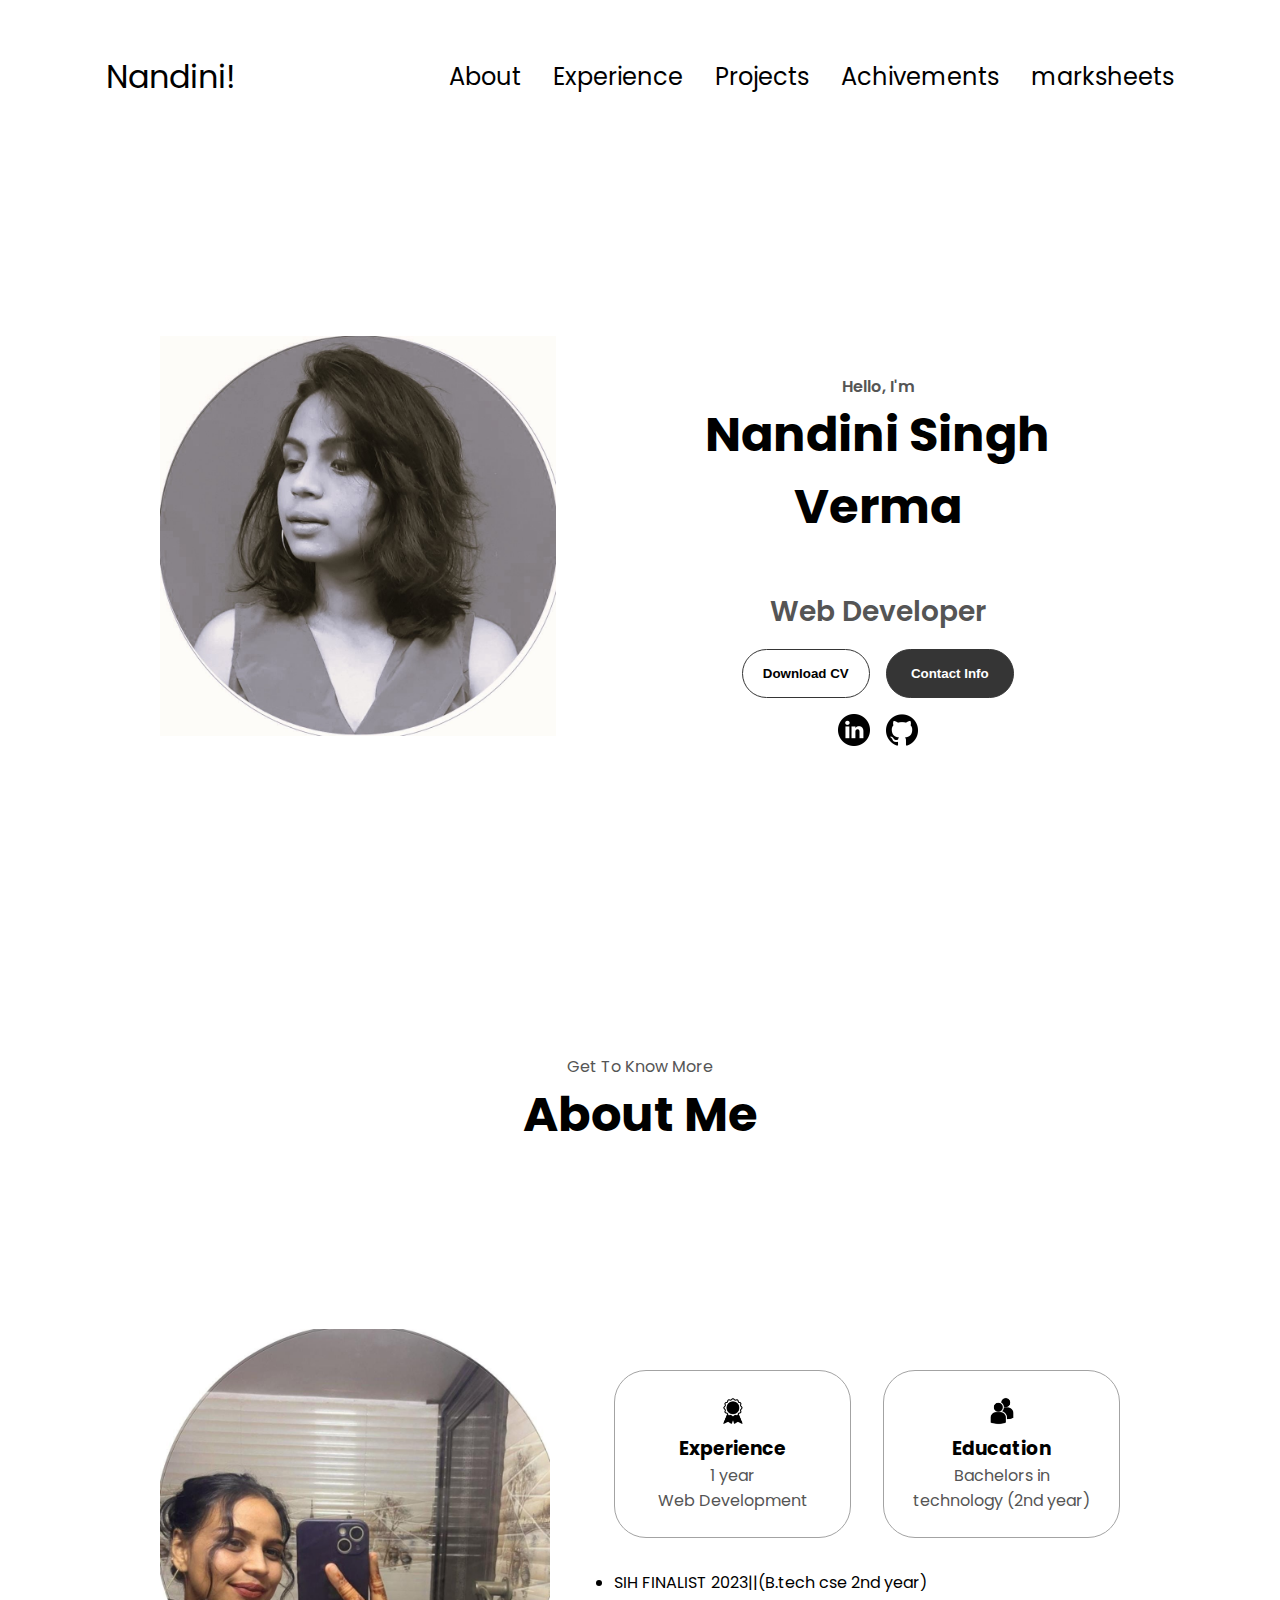
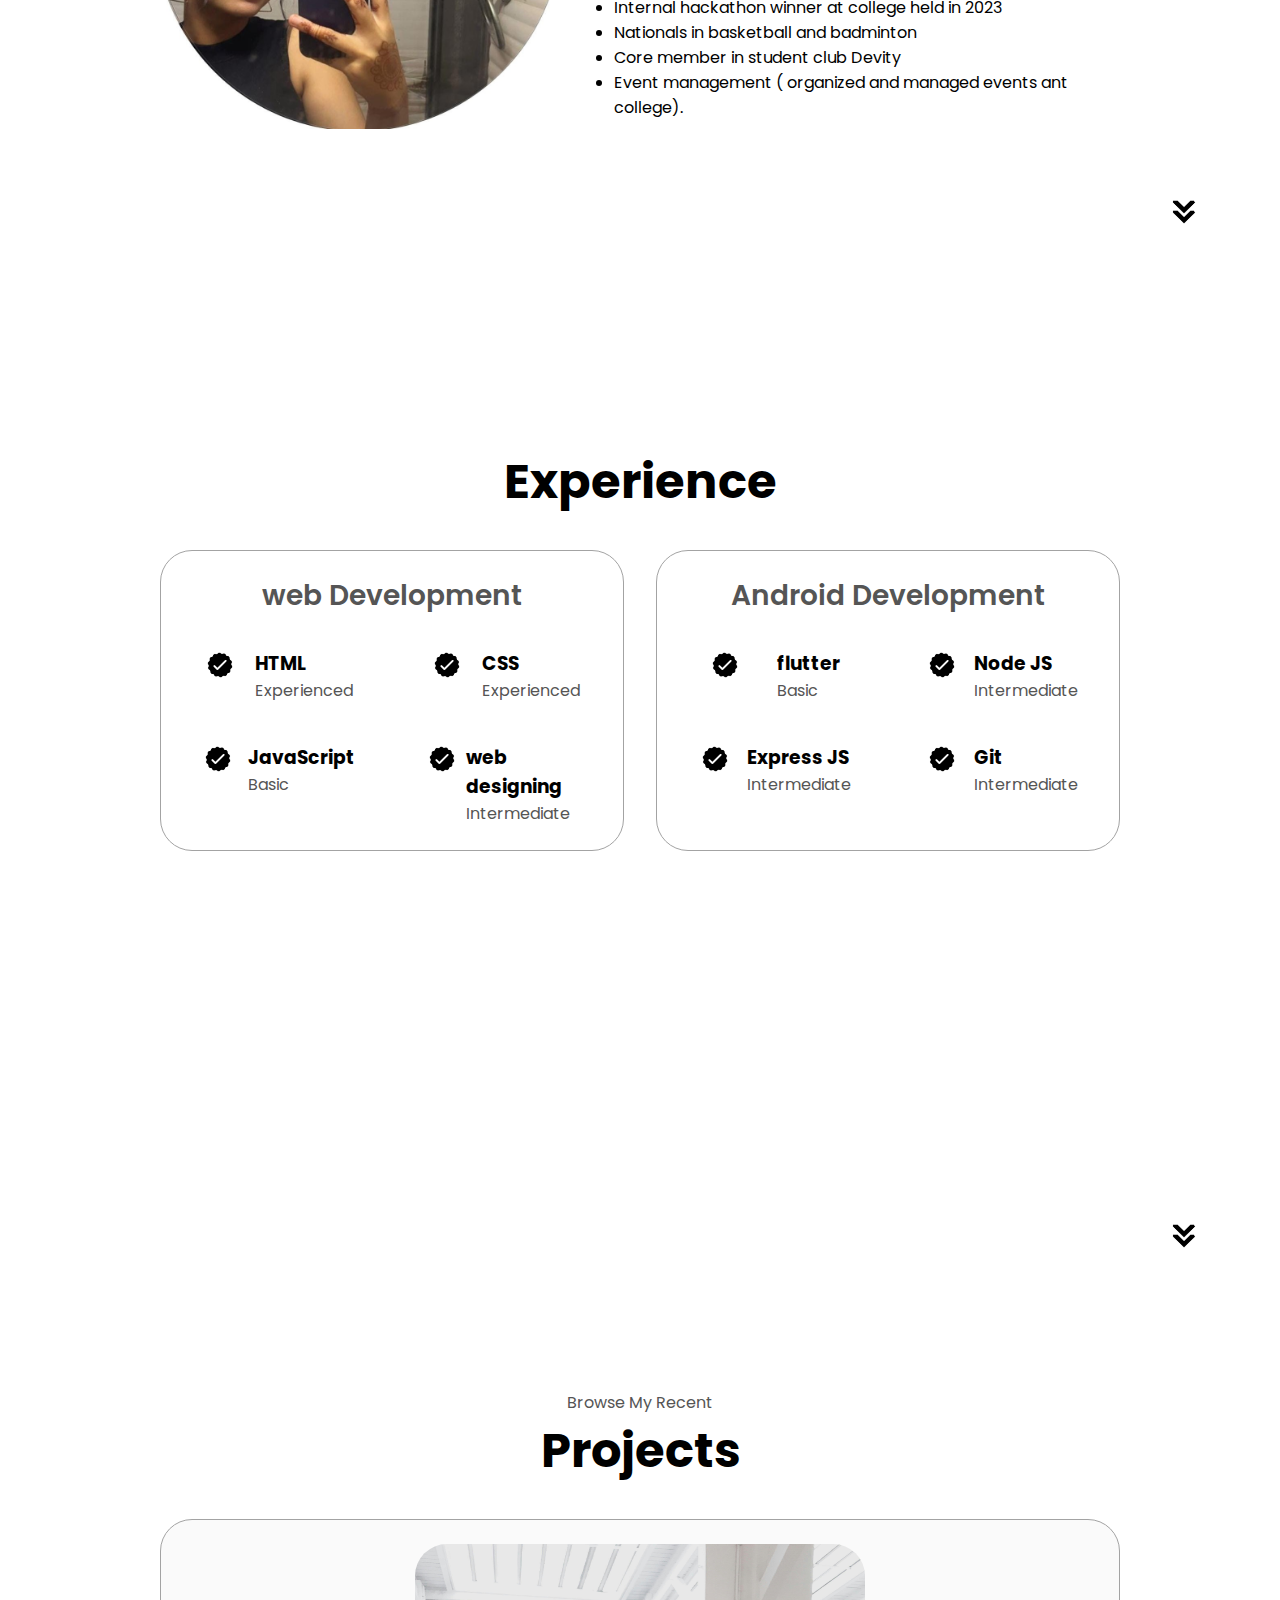
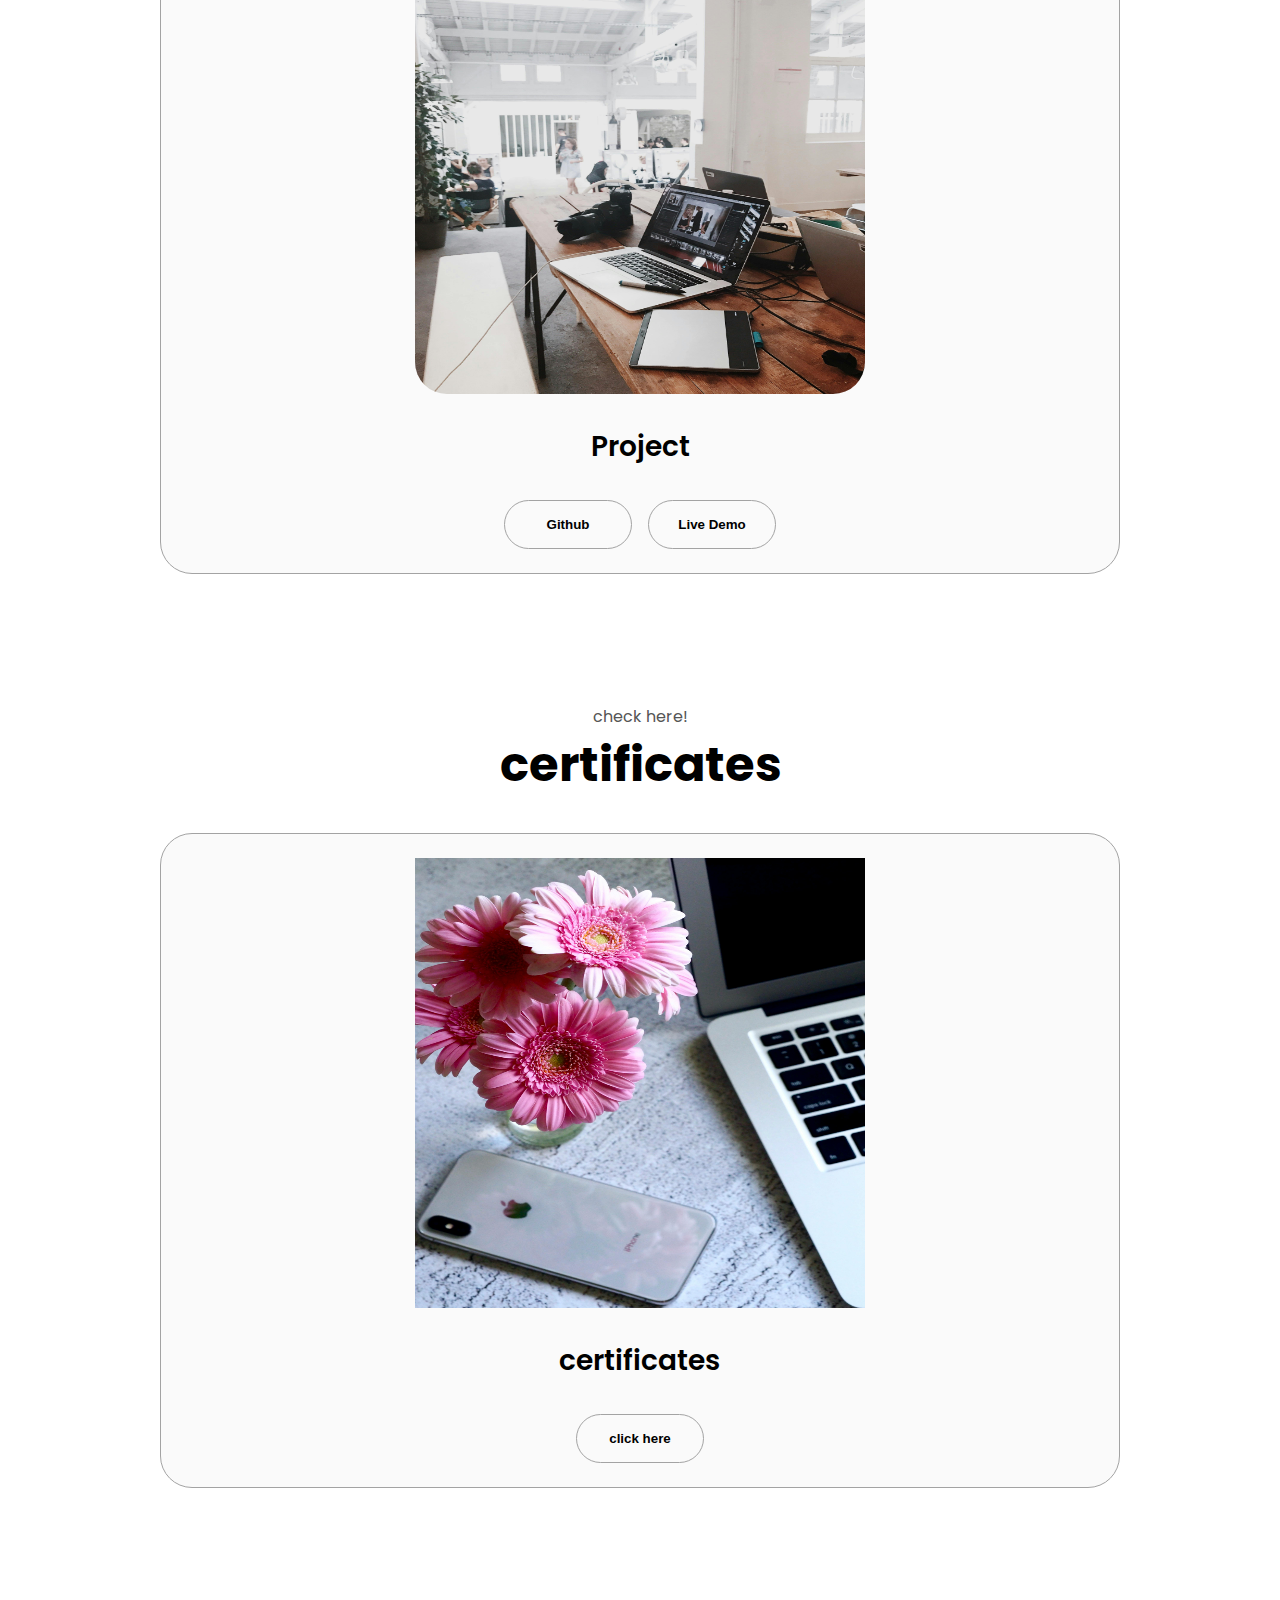
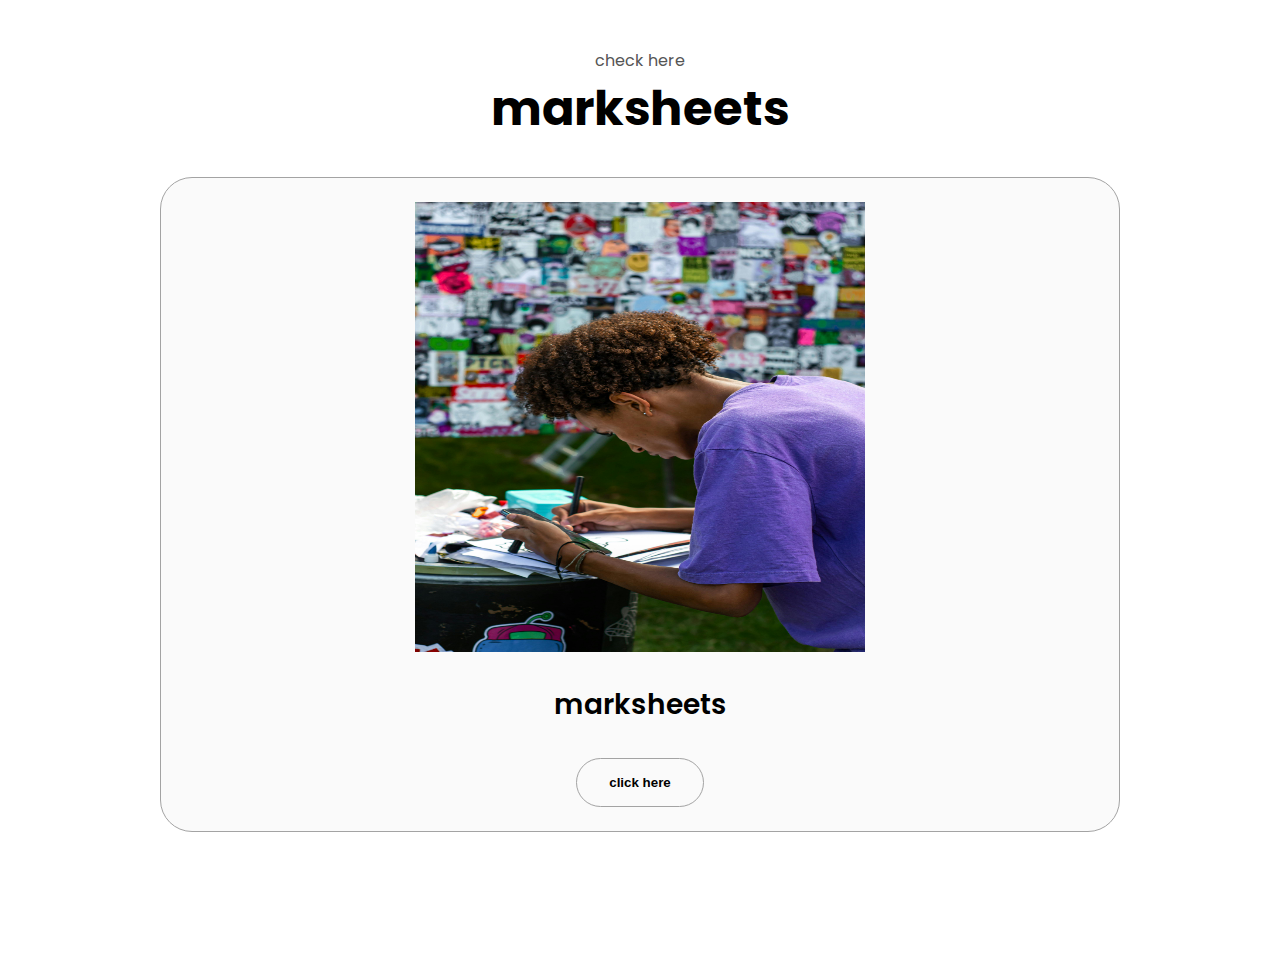
<file: index.html>
<!DOCTYPE html>
<html lang="en">

<head>
  <meta charset="UTF-8" />
  <meta http-equiv="X-UA-Compatible" content="IE=edge" />
  <meta name="viewport" content="width=device-width, initial-scale=1.0" />
  <title>My Portfolio</title>
  <link rel="stylesheet" href="style.css" />
  <link rel="stylesheet" href="mediaqueries.css" />
</head>

<body>
  <nav id="desktop-nav">
    <div class="logo">Nandini!</div>
    <div>
      <ul class="nav-links">
        <li><a href="#about">About</a></li>
        <li><a href="#experience">Experience</a></li>
        <li><a href="#projects">Projects</a></li>
       <!-- <li><a href="#contact">Contact</a></li>-->
        <li><a href="#certificates">Achivements</a></li>
        <li><a href="#marksheets">marksheets</a></li>
      </ul>
    </div>
  </nav>
  <nav id="hamburger-nav">
    <div class="logo">nandini singh verma </div>
    <div class="hamburger-menu">
      <div class="hamburger-icon" onclick="toggleMenu()">
        <span></span>
        <span></span>
        <span></span>
      </div>
      <div class="menu-links">
        <li><a href="#about" onclick="toggleMenu()">About</a></li>
        <li><a href="#experience" onclick="toggleMenu()">Experience</a></li>
        
        <li><a href="#Markheets" onclick="toggleMenu()">marksheets</a></li>
        <li><a href="#Achivements" onclick="toggleMenu()">Achivements</a></li>
        <li><a href="#projects" onclick="toggleMenu()">Projects</a></li>
        <li><a href="#contact" onclick="toggleMenu()">Contact</a></li>
      </div>
    </div>
  </nav>
  <section id="profile">
    <div class="section__pic-container">
      <img src="assets\pp1.jpeg" alt="nandini  profile picture" />
    </div>
    <div class="section__text">
      <p class="section__text__p1">Hello, I'm</p>
      <h1 class="title">Nandini Singh Verma</h1>
      <p class="section__text__p2">Web Developer</p>
      <div class="btn-container">
        <button class="btn btn-color-2" onclick="onclick=location.href='resume.html'">
          Download CV
        </button>
        <button class="btn btn-color-1" onclick="location.href='nandinisinghverma123@gmail.com'">
          Contact Info
        </button>
      </div>
      <div id="socials-container">
        <img src="./assets/linkedin.png" alt="My LinkedIn profile" class="icon"
          onclick="location.href='https://www.linkedin.com/in/nandini-singh-verma-91a777267/'" />
        <img src="./assets/github.png" alt="My Github profile" class="icon"
          onclick="location.href='https://github.com/nandini-verma05'" />
      </div>
    </div>
  </section>
  <section id="about">
    <div class="about-me">
      <p class="section__text__p1">Get To Know More</p>
      <h1 class="title">About Me</h1>
    </div>
    <div class="section-container">
      <div class="section__pic-container">
        <img src="assets\pp2.jpeg" alt="Profile picture" class="about-pic" />
      </div>
      <div class="about-details-container">
        <div class="about-containers">
          <div class="details-container">
            <img src="./assets/experience.png" alt="Experience icon" class="icon" />
            <h3>Experience</h3>
            <p>1 year <br />Web Development</p>
          </div>
          <div class="details-container">
            <img src="./assets/education.png" alt="Education icon" class="icon" />
            <h3>Education</h3>
            <p> Bachelors in technology (2nd year)<br /></p>
          </div>
        </div>
        <div class="text-container">
          <p>
            <li> SIH FINALIST 2023||(B.tech cse 2nd year)</li>
            <li>Internal hackathon winner at college held in 2023</li>
            <li>Nationals in basketball and badminton</li>
            <li>Core member in student club Devity</li>
            <li>Event management ( organized and managed events ant college).</li>
        
          </p>
          
        </div>
      </div>
    </div>
    <img src="./assets/arrow.png" alt="Arrow icon" class="icon arrow" onclick="location.href='./#experience'" />
  </section>
  <section id="experience">
    

    <h1 class="title">Experience</h1>
  

    <div class="experience-details-container">
      <div class="about-containers">
        <div class="details-container">
          <h2 class="experience-sub-title">web Development</h2>
          <div class="article-container">
            <article>
              <img src="./assets/checkmark.png" alt="Experience icon" class="icon" />
              <div>
                <h3>HTML</h3>
                <p>Experienced</p>
              </div>
            </article>
            <article>
              <img src="./assets/checkmark.png" alt="Experience icon" class="icon" />
              <div>
                <h3>CSS</h3>
                <p>Experienced</p>
              </div>
            </article>

            <article>
              <img src="./assets/checkmark.png" alt="Experience icon" class="icon" />
              <div>
                <h3>JavaScript</h3>
                <p>Basic</p>
              </div>
            </article>

            <article>
              <img src="./assets/checkmark.png" alt="Experience icon" class="icon" />
              <div>
                <h3>web designing</h3>
                <p>Intermediate</p>
              </div>
            </article>
          </div>
        </div>
        <div class="details-container">
          <h2 class="experience-sub-title"> Android Development</h2>
          <div class="article-container">
            <article>
              <img src="./assets/checkmark.png" alt="Experience icon" class="icon" />
              <div>
                <h3>flutter</h3>
                <p>Basic</p>
              </div>
            </article>
            <article>
              <img src="./assets/checkmark.png" alt="Experience icon" class="icon" />
              <div>
                <h3>Node JS</h3>
                <p>Intermediate</p>
              </div>
            </article>
            <article>
              <img src="./assets/checkmark.png" alt="Experience icon" class="icon" />
              <div>
                <h3>Express JS</h3>
                <p>Intermediate</p>
              </div>
            </article>
            <article>
              <img src="./assets/checkmark.png" alt="Experience icon" class="icon" />
              <div>
                <h3>Git</h3>
                <p>Intermediate</p>
              </div>
            </article>
          </div>
        </div>
      </div>
    </div>
    <img src="./assets/arrow.png" alt="Arrow icon" class="icon arrow" onclick="location.href='./#projects'" />
  </section>
  <section id="projects">
    <p class="section__text__p1">Browse My Recent</p>
    <h1 class="title">Projects</h1>
    <div class="experience-details-container">
      <div class="about-containers">
        <div class="details-container color-container">
          <div class="article-container">
            <img src="assets\project.jpg" alt="Project 1" class="project-img" />
          </div>
          <h2 class="experience-sub-title project-title">Project</h2>
          <div class="btn-container">
            <button class="btn btn-color-2 project-btn" onclick="location.href='https://github.com/'">
              Github
            </button>
            <button class="btn btn-color-2 project-btn" onclick="location.href='https://github.com/'">
              Live Demo
            </button>
          </div>
  </section>

  <section id="certificates">
    <p class="section__text__p1">check here!</p>
    <h1 class="title">certificates</h1>
    <div class="experience-details-container">
      <div class="about-containers">
        <div class="details-container color-container">
          <div class="article-container">
            <img class="doc-img" src="./assets/achivement.jpg" alt="achivements" class="project.webp" />
          </div>
          <h2 class="experience-sub-title project-title">certificates</h2>
          <div class="btn-container">
            <button class="btn btn-color-2 project-btn" onclick="location.href='achivement.html'">
              click here

  </section>

  <section id="marksheets">
    <p class="section__text__p1">check here</p>
    <h1 class="title">marksheets</h1>
    <div class="experience-details-container">
      <div class="about-containers">
        <div class="details-container color-container">
          <div class="article-container">
            <img class="doc-img" src="./assets/marksheet.jpg" alt="project" class="project.webp" />
          </div>
          <h2 class="experience-sub-title project-title">marksheets</h2>
          <div class="btn-container">
            <button class="btn btn-color-2 project-btn" onclick="location.href='marksheet.html'">
              click here
  </section>
  </footer>
  <a href="nandinisinghverma123@gmail.com"></a>

  <script src="script.js"></script>
</body>

</html>
</file>
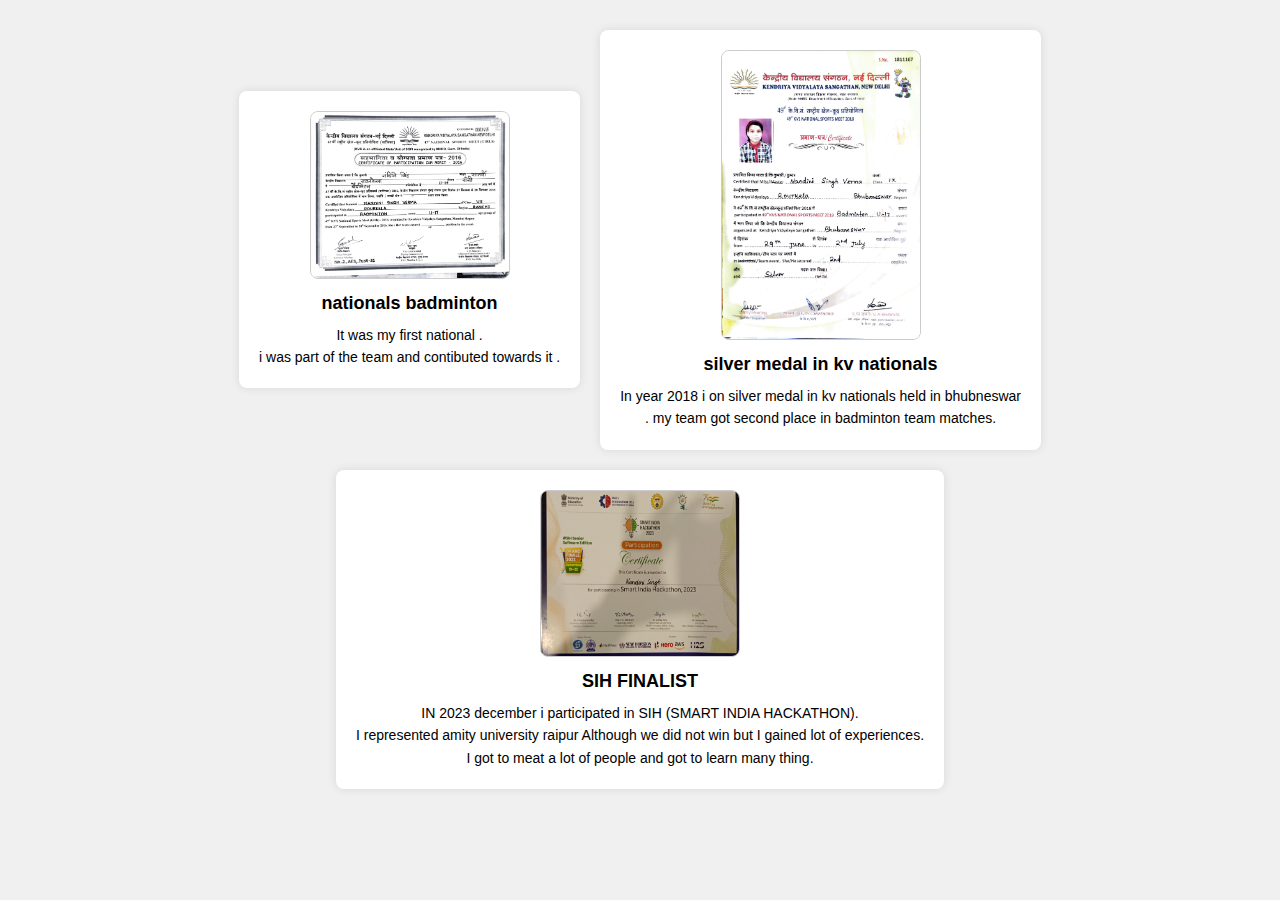
<file: achivement.html>
<!DOCTYPE html>
<html lang="en">
<head>
    <meta charset="UTF-8">
    <meta name="viewport" content="width=device-width, initial-scale=1.0">
    <title>Achivements</title>
    <link rel="stylesheet" href="style2.css" />
</head>
<body><li>
    <section>
    <div class="achivement_container">
        <img src="assets\certificate 1.jpg" alt="certificate of nationals in badminton" />
        <h1>nationals badminton
        </h1>
        <p>It was my first national .<br>i was part of the team and contibuted towards it .</p>
      </div>
      <div class="achivement_container">
        <img src="assets\certificate 2.jpg" alt="certificate of nationals in badminton2" />
        <h1> silver medal in kv nationals </h1>
        <p>
          In year 2018 i on silver medal in kv nationals held in bhubneswar <br>.
          my team got second place in badminton team matches.

        </p>
      </div>
      <div class="achivement_container">
        <img src="assets\SIH certificate.jpg" alt="SIH finalist" />
        <h1>SIH FINALIST
        </h1>
        <p>IN 2023 december i participated in SIH (SMART INDIA HACKATHON).<br>I represented amity university raipur
          Although we did not win but I gained lot of experiences.<br>I got to meat a lot of people and got to learn many thing.
        </p>
      </div>
    </section>
  </li>
    
</body>
</html>
</file>
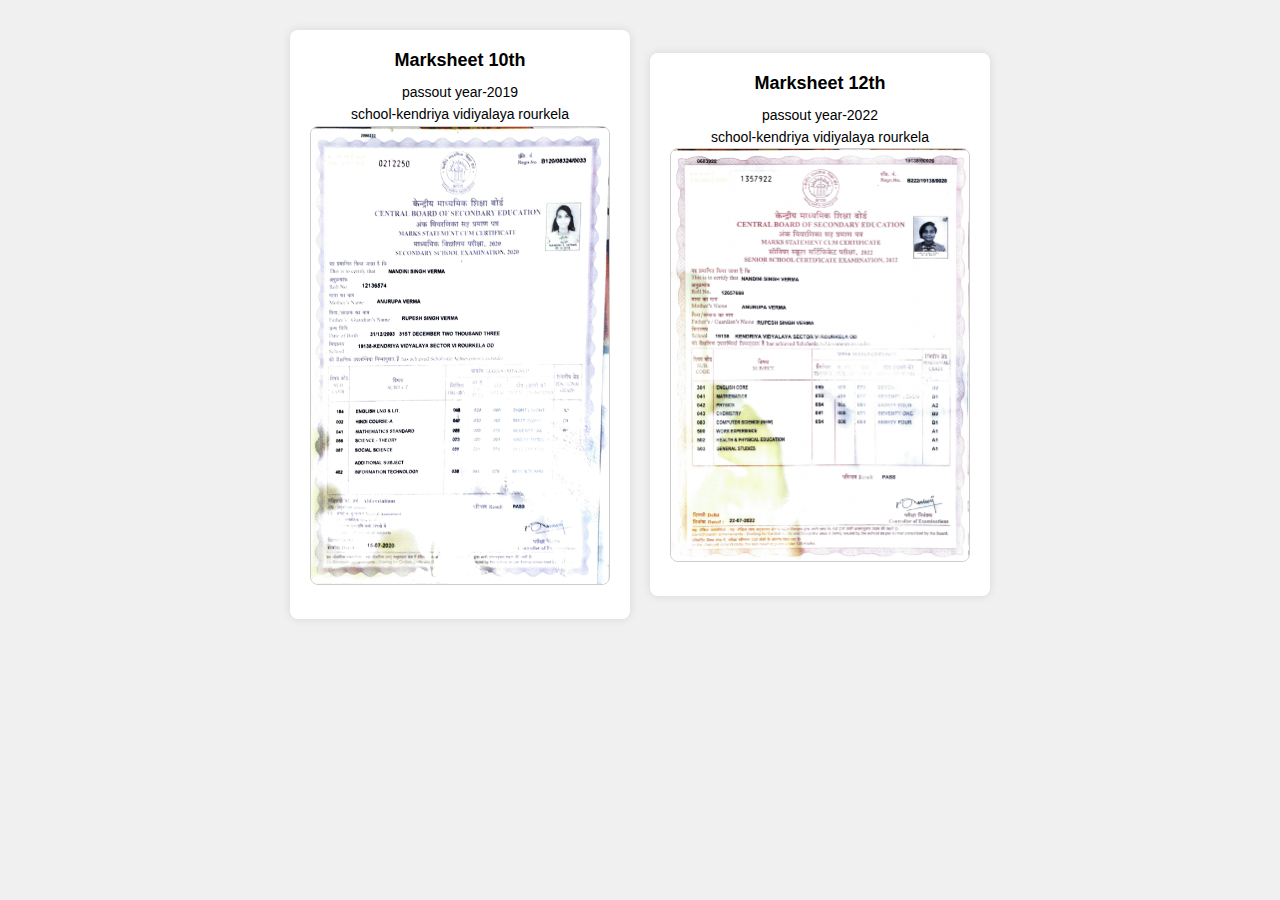
<file: marksheet.html>
<!DOCTYPE html>
<html lang="en">
<head>
    <meta charset="UTF-8">
    <meta name="viewport" content="width=device-width, initial-scale=1.0">
    <title>marksheets</title>
    <link rel="stylesheet" href="style3.css" />
</head>
<body>
    <section>
    <div class="marksheet_container">
      <h1>Marksheet 10th</h1>
      <P>passout year-2019<br>
        school-kendriya vidiyalaya rourkela
      </P>
        <img src="assets\10th board.jpg" alt="10th marksheet" />
      </div>
    
      
      <div class="marksheet_container2">
        <h1>Marksheet 12th</h1>
        <P>passout year-2022<br>
          school-kendriya vidiyalaya rourkela
        </P>
        <img src="assets\12 board.jpg" alt="12th marksheet" />
      </div>
    </section>
    
</body>
</html>
</file>
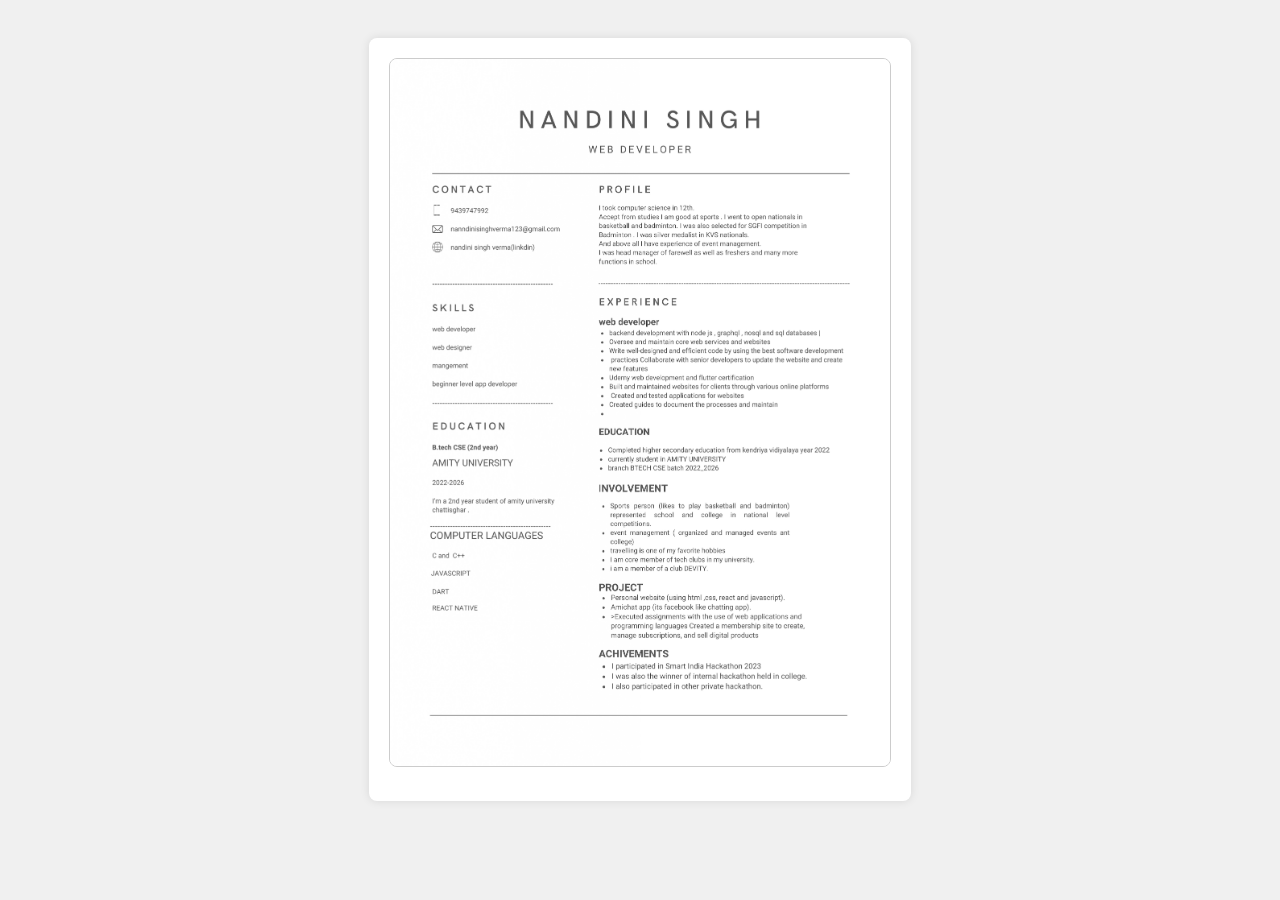
<file: resume.html>
<!DOCTYPE html>
<html lang="en">
<head>
    <meta charset="UTF-8">
    <meta name="viewport" content="width=device-width, initial-scale=1.0">
    <title>resume</title>
    <link rel="stylesheet" href="style4.css" />
</head>
<body>
    <section>
    <div class="resume_container">
        <img src="assets\resume.jpg" alt="resume" />
      </div>
      
    
</body>
</html>
</file>
<file: style.css>
/* GENERAL */

@import url("https://fonts.googleapis.com/css2?family=Poppins:wght@300;400;500;600&display=swap");

* {
  margin: 0;
  padding: 0;
}

body {
  font-family: "Poppins", sans-serif;
}

html {
  scroll-behavior: smooth;
}

p {
  color: rgb(85, 85, 85);
}

/* TRANSITION */

a,
.btn {
  transition: all 300ms ease;
}

/* DESKTOP NAV */

nav,
.nav-links {
  display: flex;
}

nav {
  justify-content: space-around;
  align-items: center;
  height: 17vh;
}

.nav-links {
  gap: 2rem;
  list-style: none;
  font-size: 1.5rem;
}

a {
  color: black;
  text-decoration: none;
  text-decoration-color: white;
}

a:hover {
  color: grey;
  text-decoration: underline;
  text-underline-offset: 1rem;
  text-decoration-color: rgb(181, 181, 181);
}

.logo {
  font-size: 2rem;
}

.logo:hover {
  cursor: default;
}

/* HAMBURGER MENU */

#hamburger-nav {
  display: none;
}

.hamburger-menu {
  position: relative;
  display: inline-block;
}

.hamburger-icon {
  display: flex;
  flex-direction: column;
  justify-content: space-between;
  height: 24px;
  width: 30px;
  cursor: pointer;
}

.hamburger-icon span {
  width: 100%;
  height: 2px;
  background-color: black;
  transition: all 0.3 ease-in-out;
}

.menu-links {
  position: absolute;
  top: 100%;
  right: 0;
  background-color: white;
  width: fit-content;
  max-height: 0;
  overflow: hidden;
  transition: all 0.3 ease-in-out;
}

.menu-links a {
  display: block;
  padding: 10px;
  text-align: center;
  font-size: 1.5rem;
  color: black;
  text-decoration: none;
  transition: all 0.3 ease-in-out;
}

.menu-links li {
  list-style: none;
}

.menu-links.open {
  max-height: 300px;
}

.hamburger-icon.open span:first-child {
  transform: rotate(45deg) translate(10px, 5px);
}

.hamburger-icon.open span:nth-child(2) {
  opacity: 0;
}

.hamburger-icon.open span:last-child {
  transform: rotate(-45deg) translate(10px, -5px);
}

.hamburger-icon span:first-child {
  transform: none;
}

.hamburger-icon span:first-child {
  opacity: 1;
}

.hamburger-icon span:first-child {
  transform: none;
}

/* SECTIONS */

section {
  padding-top: 2vh;
  height: 96vh;
  margin: 0 10rem;
  box-sizing: border-box;
  min-height: fit-content;
}

.section-container {
  display: flex;
}

/* PROFILE SECTION */

#profile {
  display: flex;
  justify-content: center;
  gap: 5rem;
  height: 80vh;
}

.section__pic-container {
  display: flex;
  height: 400px;
  width: 400px;
  margin: auto 0;
}

.section__text {
  align-self: center;
  text-align: center;
}

.section__text p {
  margin-top: 3rem;
  font-weight: 600;
}

.section__text__p1 {
  text-align: center;
}

.section__text__p2 {
  font-size: 1.75rem;
  margin-bottom: 1rem;
}

.title {
  font-size: 3rem;
  text-align: center;
}

#socials-container {
  display: flex;
  justify-content: center;
  margin-top: 1rem;
  gap: 1rem;
}

/* ICONS */

.icon {
  cursor: pointer;
  height: 2rem;
}

/* BUTTONS */

.btn-container {
  display: flex;
  justify-content: center;
  gap: 1rem;
}

.btn {
  font-weight: 600;
  transition: all 300ms ease;
  padding: 1rem;
  width: 8rem;
  border-radius: 2rem;
}

.btn-color-1,
.btn-color-2 {
  border: rgb(53, 53, 53) 0.1rem solid;
}

.btn-color-1:hover,
.btn-color-2:hover {
  cursor: pointer;
}

.btn-color-1,
.btn-color-2:hover {
  background: rgb(53, 53, 53);
  color: white;
}

.btn-color-1:hover {
  background: rgb(0, 0, 0);
}

.btn-color-2 {
  background: none;
}

.btn-color-2:hover {
  border: rgb(255, 255, 255) 0.1rem solid;
}

.btn-container {
  gap: 1rem;
}

/* ABOUT SECTION */

#about {
  margin-bottom:2rem;
  position: relative;
  margin-top:2rem;
}

.about-containers {
  gap: 2rem;
  margin-bottom: 2rem;
  margin-top: 2rem;
}

.about-details-container {
  justify-content: center;
  flex-direction: column;
}

.about-containers,
.about-details-container {
  display: flex;
}

.about-pic {
  border-radius: 2rem;
}

.arrow {
  position: absolute;
  right: -5rem;
  bottom: 2.5rem;
}

.details-container {
  padding: 1.5rem;
  flex: 1;
  background: white;
  border-radius: 2rem;
  border: rgb(53, 53, 53) 0.1rem solid;
  border-color: rgb(163, 163, 163);
  text-align: center;
}

.section-container {
  gap: 4rem;
  height: 80%;
}

.section__pic-container {
  height: 400px;
  width: 400px;
  margin: auto 0;
}

/* EXPERIENCE SECTION */

#experience {
  position: relative;
  margin-top:10rem;
}

.experience-sub-title {
  color: rgb(85, 85, 85);
  font-weight: 600;
  font-size: 1.75rem;
  margin-bottom: 2rem;
}

.experience-details-container {
  display: flex;
  justify-content: center;
  flex-direction: column;
}

.article-container {
  display: flex;
  text-align: initial;
  flex-wrap: wrap;
  flex-direction: row;
  gap: 2.5rem;
  justify-content: space-around;
}

.doc-img{
  height: 50vh;
  width: 50vh;
}

article {
  display: flex;
  width: 10rem;
  justify-content: space-around;
  gap: 0.5rem;
}

article .icon {
  cursor: default;
}

/* PROJECTS SECTION */

#projects {
  margin-top:5rem;
  position: relative;
  margin-bottom:5rem;
}

.color-container {
  border-color: rgb(163, 163, 163);
  background: rgb(250, 250, 250);
}

.project-img {
  border-radius: 2rem;
  width: 50vh;
  height: 50vh;
}

.project-title {
  margin-top: 2rem;
  color: black;
  margin-bottom:2 rem;
}

.project-btn {
  color: black;
  border-color: rgb(163, 163, 163);
}

/*achivement*/

#achivements {
  margin-top:5rem;
  position: relative;
  margin-bottom:5rem;
}

.color-container {
  border-color: rgb(163, 163, 163);
  background: rgb(250, 250, 250);
}

.achivement-img {
  border-radius: 7rem;
  width: 50vh;
  height: 50vh;
}

.achivement-title {
  margin-top: 2rem;
  color: black;
  margin-bottom:2 rem;
}

.achivement-btn {
  color: black;
  border-color: rgb(163, 163, 163);
}
/*marksheet*/
#marksheets{
  margin-top:5rem;
  position: centre;
  margin-bottom:5rem;
}

.color-container {
  border-color: rgb(163, 163, 163);
  background: rgb(250, 250, 250);
}

.marksheet-img {
  border-radius: 2rem;
  width: 50vh;
  height: 50vh;
}

.marksheet-title {
  margin-top: 2rem;
  color: black;
  margin-bottom:2 rem;
}

.marksheet-btn {
  color: black;
  border-color: rgb(163, 163, 163);
}


/* CONTACT */

#contact {
  display: flex;
  justify-content: center;
  flex-direction: column;
  height: 70vh;
}

.contact-info-upper-container {
  display: flex;
  justify-content: center;
  border-radius: 2rem;
  border: rgb(53, 53, 53) 0.1rem solid;
  border-color: rgb(163, 163, 163);
  background: (250, 250, 250);
  margin: 2rem auto;
  padding: 0.5rem;
}

.contact-info-container {
  display: flex;
  align-items: center;
  justify-content: center;
  gap: 0.5rem;
  margin: 1rem;
}

.contact-info-container p {
  font-size: larger;
}

.contact-icon {
  cursor: default;
}

.email-icon {
  height: 2.5rem;
}

/* FOOTER SECTION */

footer {
  height: 26vh;
  margin: 0 1rem;
}

footer p {
  text-align: center;
}

.about-me{
  padding: 20px;
  margin: 20px;
}
</file>
<file: mediaqueries.css>
@media screen and (max-width: 1400px) {
  #profile {
    height: 83vh;
    margin-bottom: 6rem;
  }
  .about-containers {
    flex-wrap: wrap;
  }
  #contact,
  #projects {
    height: fit-content;
  }
}

@media screen and (max-width: 1200px) {
  #desktop-nav {
    display: none;
  }
  #hamburger-nav {
    display: flex;
  }
  #experience,
  .experience-details-container {
    margin-top: 2rem;
  }
  #profile,
  .section-container {
    display: block;
  }
  .arrow {
    display: none;
  }
  section,
  .section-container {
    height: fit-content;
  }
  section {
    margin: 0 5%;
  }
  .section__pic-container {
    width: 275px;
    height: 275px;
    margin: 0 auto 2rem;
  }
  .about-containers {
    margin-top: 0;
  }
}

@media screen and (max-width: 600px) {
  #contact,
  footer {
    height: 40vh;
  }
  #profile {
    height: 83vh;
    margin-bottom: 0;
  }
  article {
    font-size: 1rem;
  }
  footer nav {
    height: fit-content;
    margin-bottom: 2rem;
  }
  .about-containers,
  .contact-info-upper-container,
  .btn-container {
    flex-wrap: wrap;
  }
  .contact-info-container {
    margin: 0;
  }
  .contact-info-container p,
  .nav-links li a {
    font-size: 1rem;
  }
  .experience-sub-title {
    font-size: 1.25rem;
  }
  .logo {
    font-size: 1.5rem;
  }
  .nav-links {
    flex-direction: column;
    gap: 0.5rem;
    text-align: center;
  }
  .section__pic-container {
    width: auto;
    height: 46vw;
    justify-content: center;
  }
  .section__text__p2 {
    font-size: 1.25rem;
  }
  .title {
    font-size: 2rem;
  }
  .text-container {
    text-align: justify;
  }
}
</file>
<file: style2.css>
/* Resetting default margin and padding */
* {
  margin: 0;
  padding: 0;
  box-sizing: border-box;
}

/* Body styles */
body {
  font-family: Arial, sans-serif;
  background-color: #f0f0f0; /* Example background color */
}

/* Section styles */
section {
  display: flex;
  justify-content: center;
  align-items: center;
  flex-wrap: wrap;
  padding: 20px;
}

/* Achievement container styles */
.achivement_container {
  margin: 10px;
  background-color: #fff; /* Example background color */
  border-radius: 8px;
  box-shadow: 0 0 10px rgba(0, 0, 0, 0.1); /* Example shadow */
  padding: 20px;
  text-align: center;
}

/* Image styles */
.achivement_container img {
  width: 200px; /* Adjust as needed */
  height: auto; /* Maintain aspect ratio */
  border: 1px solid #ccc; /* Optional: Add border for visual clarity */
  border-radius: 8px; /* Optional: Add border radius */
  margin-bottom: 10px;
}

/* Title styles */
.achivement_container h1 {
  font-size: 18px;
  margin-bottom: 10px;
}

/* Description styles */
.achivement_container p {
  font-size: 14px;
  line-height: 1.6;
}
</file>
<file: style3.css>
/* Resetting default margin and padding */
* {
  margin: 0;
  padding: 0;
  box-sizing: border-box;
}

/* Body styles */
body {
  font-family: Arial, sans-serif;
  background-color: #f0f0f0; /* Example background color */
}

/* Section styles */
section {
  display: flex;
  justify-content: center;
  align-items: center;
  flex-wrap: wrap;
  padding: 20px;
}

/* Marksheet container styles */
.marksheet_container, .marksheet_container2 {
  margin: 10px;
  background-color: #fff; /* Example background color */
  border-radius: 8px;
  box-shadow: 0 0 10px rgba(0, 0, 0, 0.1); /* Example shadow */
  padding: 20px;
  text-align: center;
}

/* Image styles */
.marksheet_container img, .marksheet_container2 img {
  width: 300px; /* Adjust as needed */
  height: auto; /* Maintain aspect ratio */
  border: 1px solid #ccc; /* Optional: Add border for visual clarity */
  border-radius: 8px; /* Optional: Add border radius */
  margin-bottom: 10px;
}

/* Title styles */
.marksheet_container h1, .marksheet_container2 h1 {
  font-size: 18px;
  margin-bottom: 10px;
}

/* Description styles */
.marksheet_container p, .marksheet_container2 p {
  font-size: 14px;
  line-height: 1.6;
}
</file>
<file: style4.css>
* Resetting default margin and padding */
* {
  margin: 0;
  padding: 0;
  box-sizing: border-box;
}

/* Body styles */
body {
  font-family: Arial, sans-serif;
  background-color: #f0f0f0; /* Example background color */
}

/* Section styles */
section {
  display: flex;
  justify-content: center;
  align-items: center;
  flex-wrap: wrap;
  padding: 20px;
}

/* Achievement container styles */
.resume_container {
  margin: 10px;
  background-color: #fff; /* Example background color */
  border-radius: 8px;
  box-shadow: 0 0 10px rgba(0, 0, 0, 0.1); /* Example shadow */
  padding: 20px;
  text-align: center;
}

/* Image styles */
.resume_container img {
  width: 500px; /* Adjust as needed */
  height: auto; /* Maintain aspect ratio */
  border: 1px solid #ccc; /* Optional: Add border for visual clarity */
  border-radius: 8px; /* Optional: Add border radius */
  margin-bottom: 10px;
}
</file>
